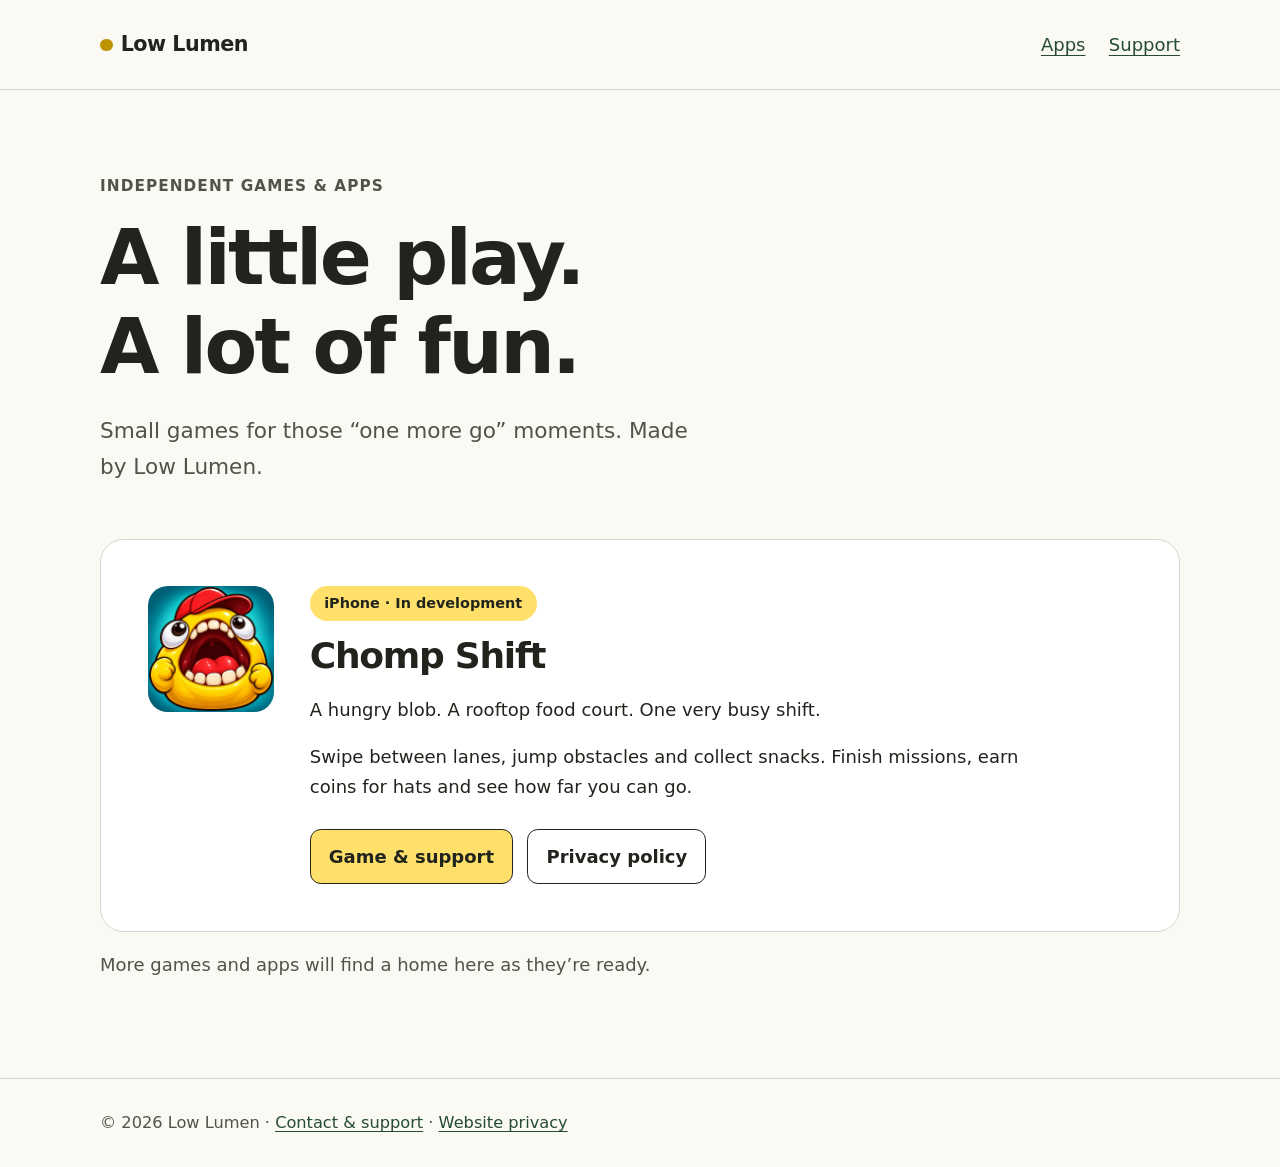
<file: index.html>
<!doctype html>
<html lang="en">
<head>
  <meta charset="utf-8">
  <meta name="viewport" content="width=device-width, initial-scale=1">
  <meta name="description" content="Games and apps by Low Lumen. Find Chomp Shift information, support and privacy details.">
  <title>Low Lumen — Games &amp; apps</title>
  <link rel="stylesheet" href="/styles.css">
</head>
<body>
  <a class="skip" href="#main">Skip to content</a>
  <header class="site-header"><div class="wrap header-inner">
    <a class="brand" href="/"><span aria-hidden="true"></span>Low Lumen</a>
    <nav aria-label="Main navigation"><a href="/#apps">Apps</a><a href="/chomp-shift/support/">Support</a></nav>
  </div></header>
  <main id="main" class="wrap">
    <p class="eyebrow">Independent games &amp; apps</p>
    <h1>A little play.<br>A lot of fun.</h1>
    <p class="lede">Small games for those “one more go” moments. Made by Low Lumen.</p>
    <article class="game-card" id="apps" aria-labelledby="chomp-title">
      <img class="game-icon" src="/assets/chomp-shift.png" width="126" height="126" alt="Chomp Shift's yellow blob character">
      <div>
        <span class="badge">iPhone · In development</span>
        <h2 id="chomp-title">Chomp Shift</h2>
        <p>A hungry blob. A rooftop food court. One very busy shift.</p>
        <p>Swipe between lanes, jump obstacles and collect snacks. Finish missions, earn coins for hats and see how far you can go.</p>
        <div class="links"><a class="button primary" href="/chomp-shift/support/">Game &amp; support</a><a class="button" href="/chomp-shift/privacy/">Privacy policy</a></div>
      </div>
    </article>
    <p class="muted">More games and apps will find a home here as they’re ready.</p>
  </main>
  <footer><div class="wrap"><p>© 2026 Low Lumen · <a href="/chomp-shift/support/">Contact &amp; support</a> · <a href="/chomp-shift/privacy/#website">Website privacy</a></p></div></footer>
</body>
</html>
</file>
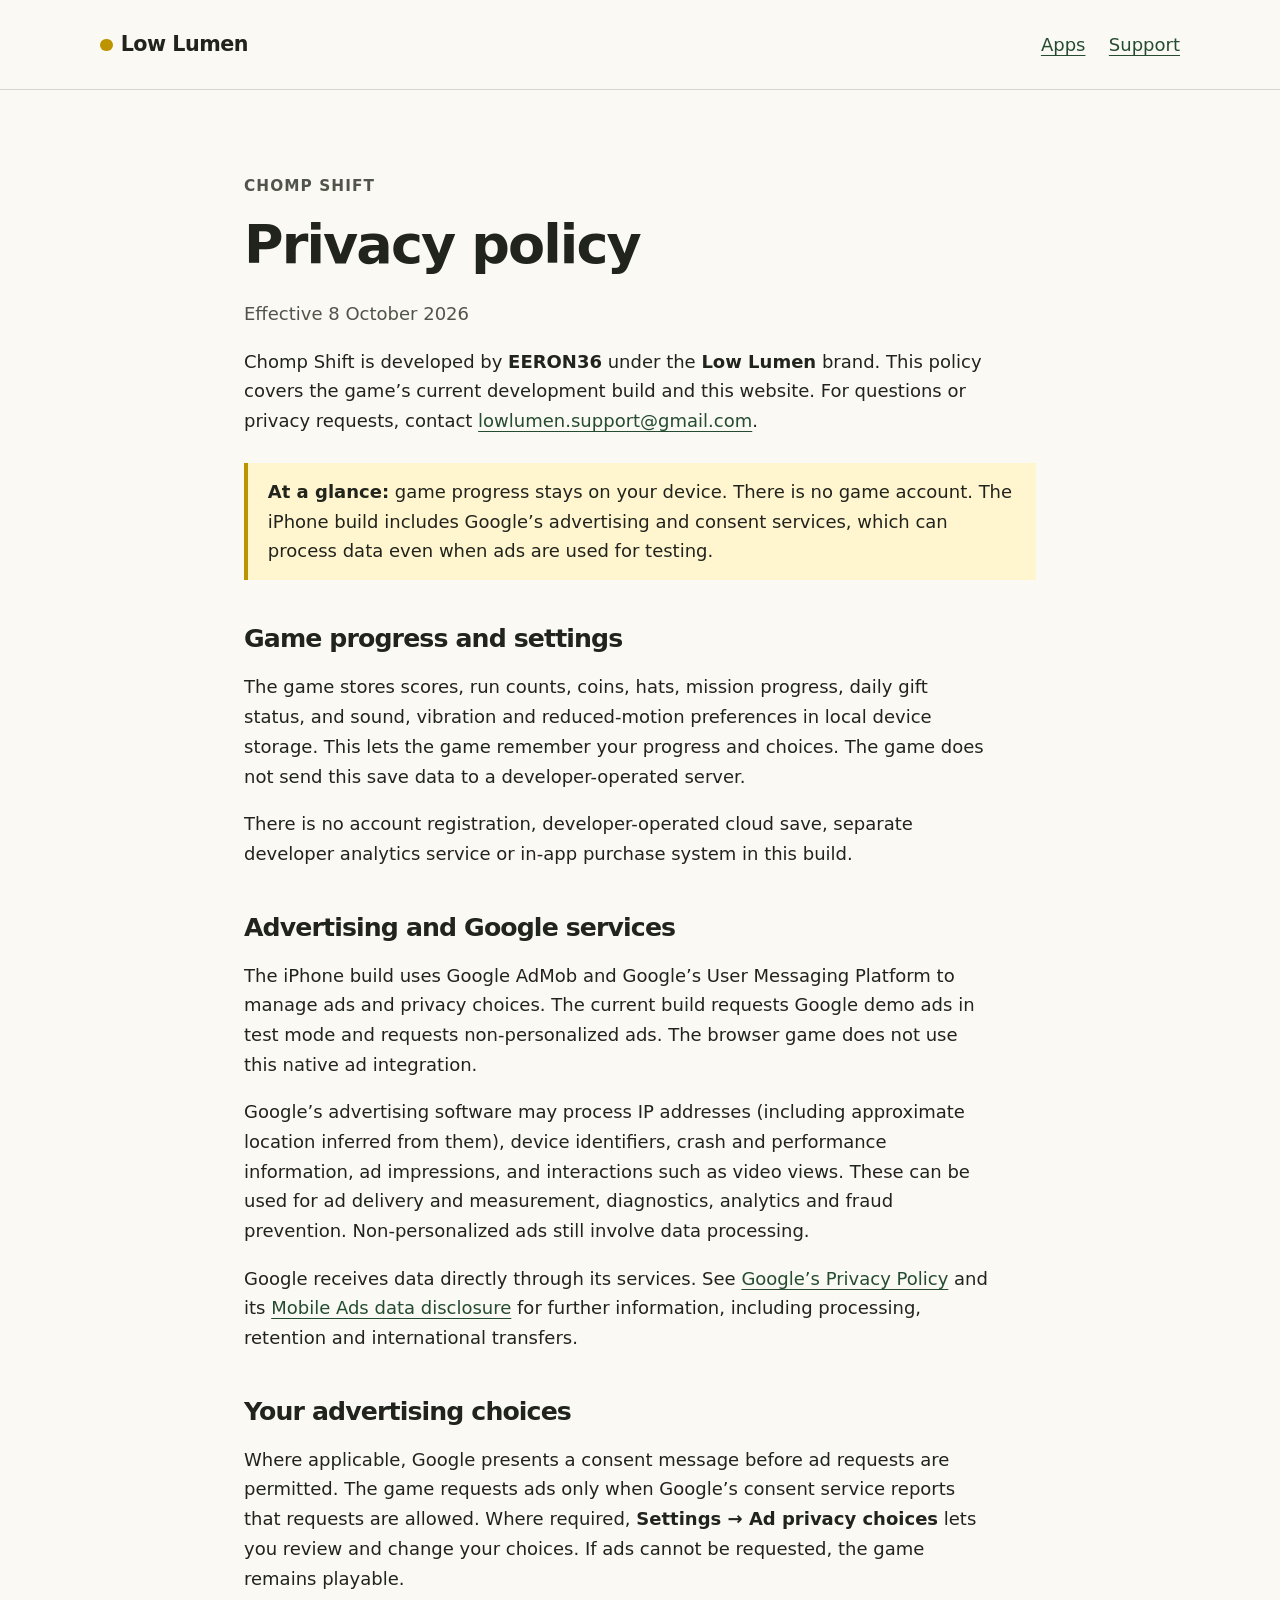
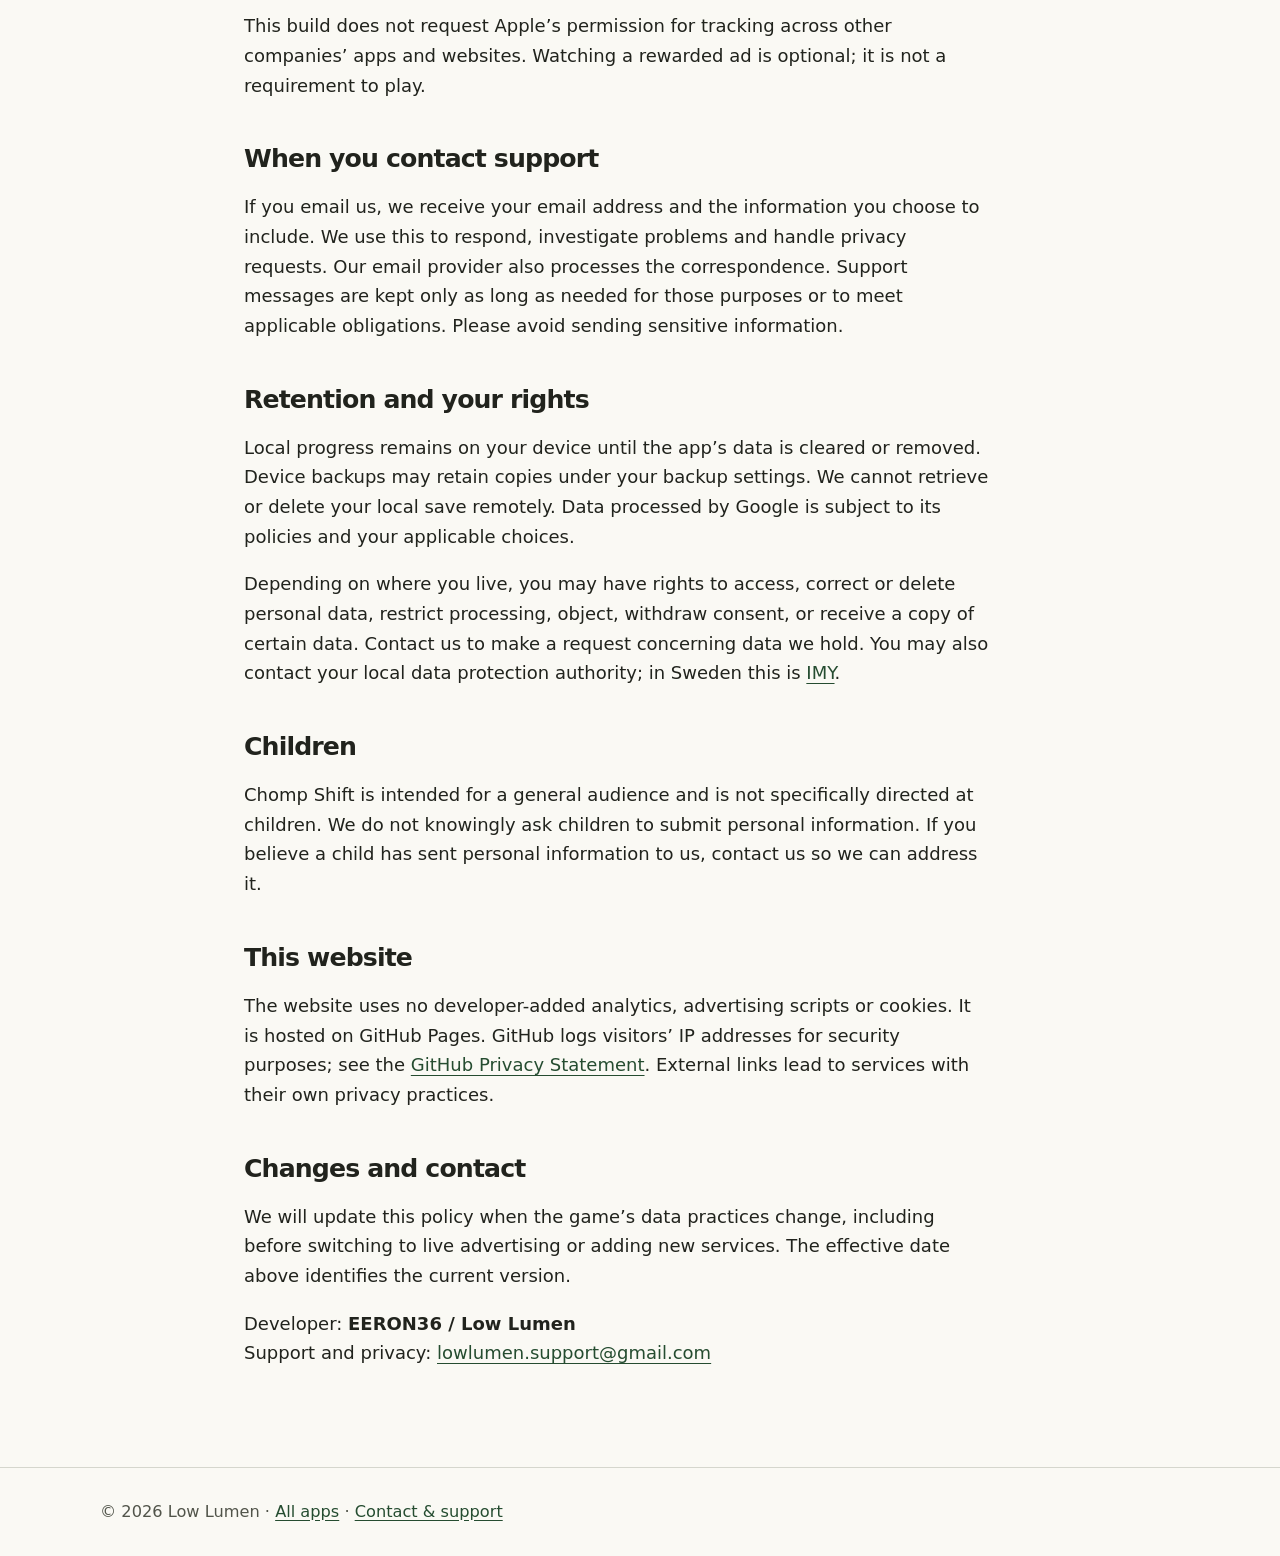
<file: chomp-shift/privacy/index.html>
<!doctype html>
<html lang="en">
<head>
  <meta charset="utf-8">
  <meta name="viewport" content="width=device-width, initial-scale=1">
  <meta name="description" content="How Chomp Shift handles local game progress, advertising, privacy choices and support messages.">
  <title>Chomp Shift privacy policy — Low Lumen</title>
  <link rel="stylesheet" href="/styles.css">
</head>
<body>
  <a class="skip" href="#main">Skip to content</a>
  <header class="site-header"><div class="wrap header-inner"><a class="brand" href="/"><span aria-hidden="true"></span>Low Lumen</a><nav aria-label="Main navigation"><a href="/">Apps</a><a href="/chomp-shift/support/">Support</a></nav></div></header>
  <main id="main" class="wrap prose">
    <p class="eyebrow">Chomp Shift</p>
    <h1>Privacy policy</h1>
    <p class="updated">Effective 8 October 2026</p>
    <p>Chomp Shift is developed by <strong>EERON36</strong> under the <strong>Low Lumen</strong> brand. This policy covers the game’s current development build and this website. For questions or privacy requests, contact <a href="mailto:lowlumen.support@gmail.com">lowlumen.support@gmail.com</a>.</p>
    <div class="note"><p><strong>At a glance:</strong> game progress stays on your device. There is no game account. The iPhone build includes Google’s advertising and consent services, which can process data even when ads are used for testing.</p></div>
    <h2>Game progress and settings</h2>
    <p>The game stores scores, run counts, coins, hats, mission progress, daily gift status, and sound, vibration and reduced-motion preferences in local device storage. This lets the game remember your progress and choices. The game does not send this save data to a developer-operated server.</p>
    <p>There is no account registration, developer-operated cloud save, separate developer analytics service or in-app purchase system in this build.</p>
    <h2>Advertising and Google services</h2>
    <p>The iPhone build uses Google AdMob and Google’s User Messaging Platform to manage ads and privacy choices. The current build requests Google demo ads in test mode and requests non-personalized ads. The browser game does not use this native ad integration.</p>
    <p>Google’s advertising software may process IP addresses (including approximate location inferred from them), device identifiers, crash and performance information, ad impressions, and interactions such as video views. These can be used for ad delivery and measurement, diagnostics, analytics and fraud prevention. Non-personalized ads still involve data processing.</p>
    <p>Google receives data directly through its services. See <a href="https://policies.google.com/privacy">Google’s Privacy Policy</a> and its <a href="https://developers.google.com/admob/ios/privacy/data-disclosure">Mobile Ads data disclosure</a> for further information, including processing, retention and international transfers.</p>
    <h2>Your advertising choices</h2>
    <p>Where applicable, Google presents a consent message before ad requests are permitted. The game requests ads only when Google’s consent service reports that requests are allowed. Where required, <strong>Settings → Ad privacy choices</strong> lets you review and change your choices. If ads cannot be requested, the game remains playable.</p>
    <p>This build does not request Apple’s permission for tracking across other companies’ apps and websites. Watching a rewarded ad is optional; it is not a requirement to play.</p>
    <h2>When you contact support</h2>
    <p>If you email us, we receive your email address and the information you choose to include. We use this to respond, investigate problems and handle privacy requests. Our email provider also processes the correspondence. Support messages are kept only as long as needed for those purposes or to meet applicable obligations. Please avoid sending sensitive information.</p>
    <h2>Retention and your rights</h2>
    <p>Local progress remains on your device until the app’s data is cleared or removed. Device backups may retain copies under your backup settings. We cannot retrieve or delete your local save remotely. Data processed by Google is subject to its policies and your applicable choices.</p>
    <p>Depending on where you live, you may have rights to access, correct or delete personal data, restrict processing, object, withdraw consent, or receive a copy of certain data. Contact us to make a request concerning data we hold. You may also contact your local data protection authority; in Sweden this is <a href="https://www.imy.se/en/">IMY</a>.</p>
    <h2>Children</h2>
    <p>Chomp Shift is intended for a general audience and is not specifically directed at children. We do not knowingly ask children to submit personal information. If you believe a child has sent personal information to us, contact us so we can address it.</p>
    <h2 id="website">This website</h2>
    <p>The website uses no developer-added analytics, advertising scripts or cookies. It is hosted on GitHub Pages. GitHub logs visitors’ IP addresses for security purposes; see the <a href="https://docs.github.com/en/site-policy/privacy-policies/github-general-privacy-statement">GitHub Privacy Statement</a>. External links lead to services with their own privacy practices.</p>
    <h2>Changes and contact</h2>
    <p>We will update this policy when the game’s data practices change, including before switching to live advertising or adding new services. The effective date above identifies the current version.</p>
    <p>Developer: <strong>EERON36 / Low Lumen</strong><br>Support and privacy: <a href="mailto:lowlumen.support@gmail.com">lowlumen.support@gmail.com</a></p>
  </main>
  <footer><div class="wrap"><p>© 2026 Low Lumen · <a href="/">All apps</a> · <a href="/chomp-shift/support/">Contact &amp; support</a></p></div></footer>
</body>
</html>
</file>
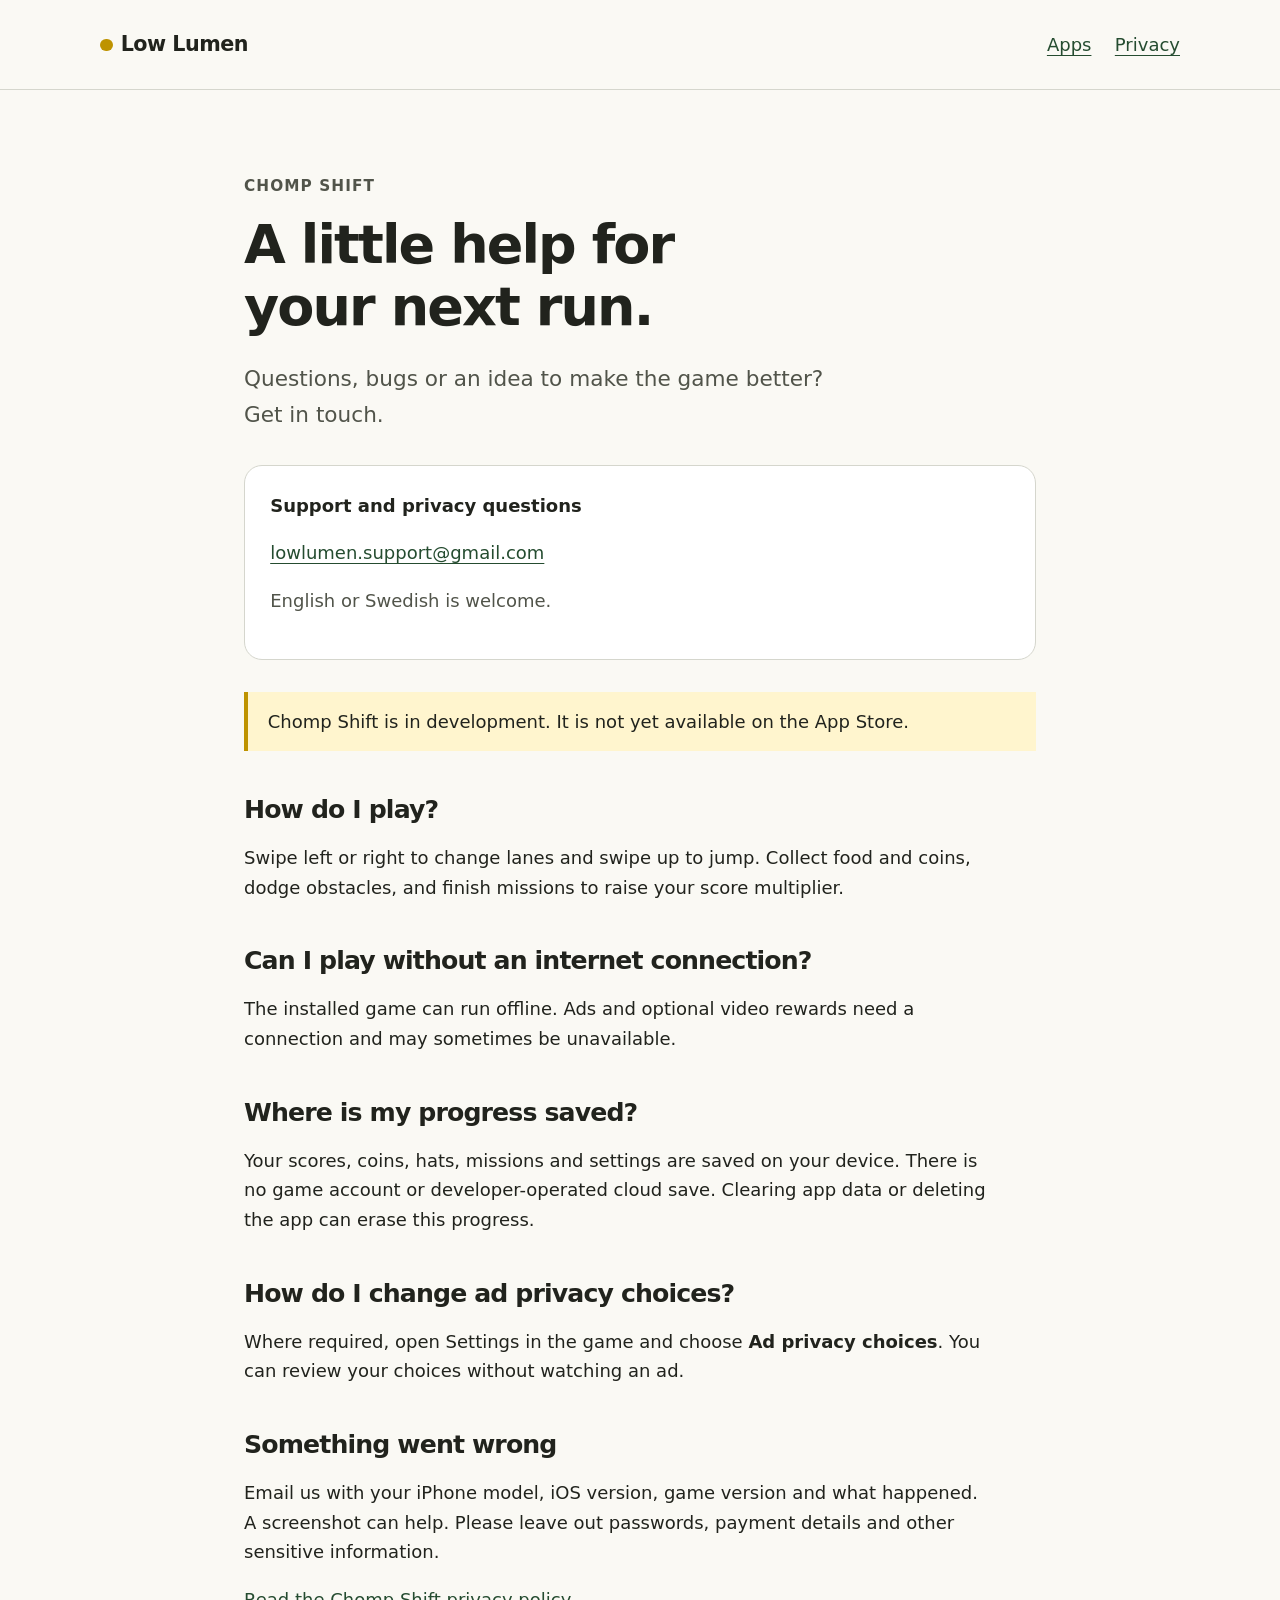
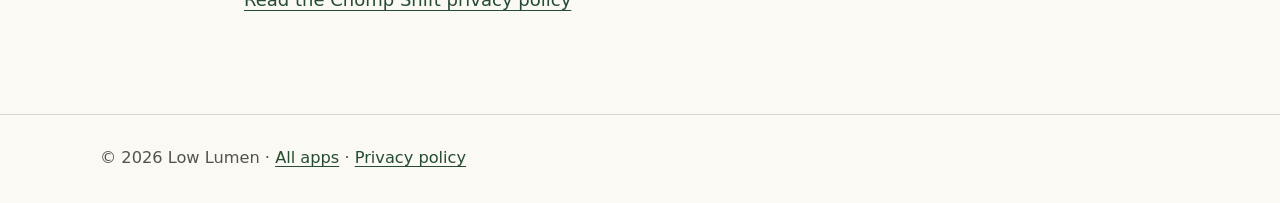
<file: chomp-shift/support/index.html>
<!doctype html>
<html lang="en">
<head>
  <meta charset="utf-8">
  <meta name="viewport" content="width=device-width, initial-scale=1">
  <meta name="description" content="Help and contact information for Chomp Shift, the iPhone rooftop runner by Low Lumen.">
  <title>Chomp Shift support — Low Lumen</title>
  <link rel="stylesheet" href="/styles.css">
</head>
<body>
  <a class="skip" href="#main">Skip to content</a>
  <header class="site-header"><div class="wrap header-inner"><a class="brand" href="/"><span aria-hidden="true"></span>Low Lumen</a><nav aria-label="Main navigation"><a href="/">Apps</a><a href="/chomp-shift/privacy/">Privacy</a></nav></div></header>
  <main id="main" class="wrap prose">
    <p class="eyebrow">Chomp Shift</p>
    <h1>A little help for your next run.</h1>
    <p class="lede">Questions, bugs or an idea to make the game better? Get in touch.</p>
    <div class="contact"><p><strong>Support and privacy questions</strong></p><a href="mailto:lowlumen.support@gmail.com">lowlumen.support@gmail.com</a><p class="muted">English or Swedish is welcome.</p></div>
    <div class="note"><p>Chomp Shift is in development. It is not yet available on the App Store.</p></div>
    <h2>How do I play?</h2>
    <p>Swipe left or right to change lanes and swipe up to jump. Collect food and coins, dodge obstacles, and finish missions to raise your score multiplier.</p>
    <h2>Can I play without an internet connection?</h2>
    <p>The installed game can run offline. Ads and optional video rewards need a connection and may sometimes be unavailable.</p>
    <h2>Where is my progress saved?</h2>
    <p>Your scores, coins, hats, missions and settings are saved on your device. There is no game account or developer-operated cloud save. Clearing app data or deleting the app can erase this progress.</p>
    <h2>How do I change ad privacy choices?</h2>
    <p>Where required, open Settings in the game and choose <strong>Ad privacy choices</strong>. You can review your choices without watching an ad.</p>
    <h2>Something went wrong</h2>
    <p>Email us with your iPhone model, iOS version, game version and what happened. A screenshot can help. Please leave out passwords, payment details and other sensitive information.</p>
    <p><a href="/chomp-shift/privacy/">Read the Chomp Shift privacy policy</a></p>
  </main>
  <footer><div class="wrap"><p>© 2026 Low Lumen · <a href="/">All apps</a> · <a href="/chomp-shift/privacy/">Privacy policy</a></p></div></footer>
</body>
</html>
</file>
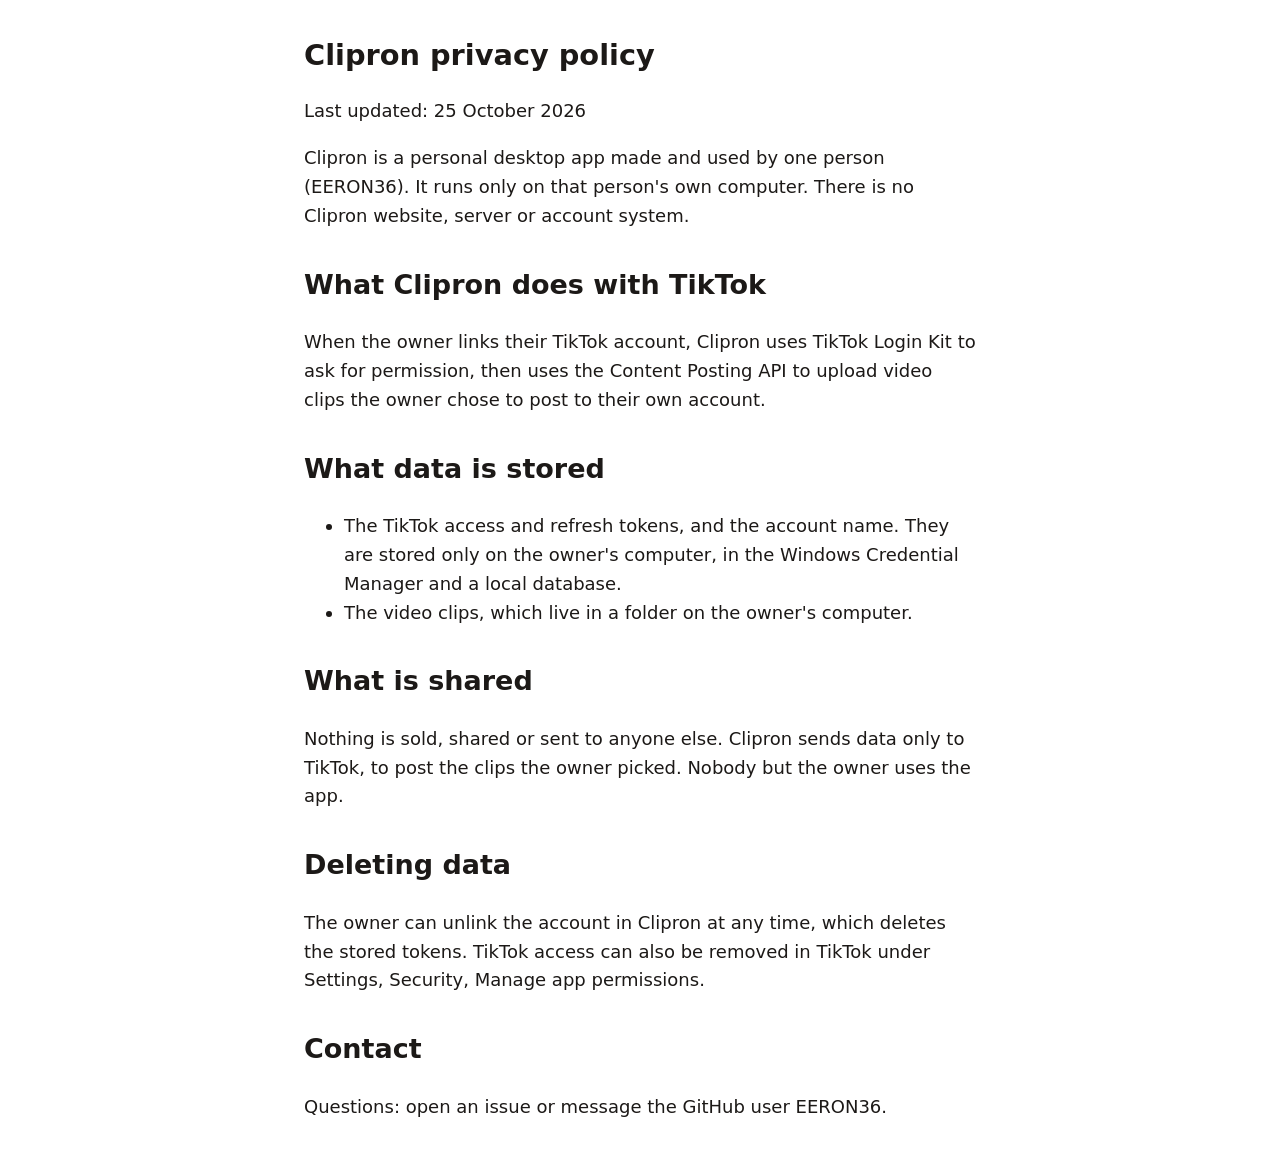
<file: clipron/privacy/index.html>
<!doctype html><html lang="en"><head><meta charset="utf-8"><meta name="viewport" content="width=device-width,initial-scale=1"><title>Clipron privacy policy</title><style>body{font:18px/1.6 system-ui,sans-serif;max-width:42rem;margin:2rem auto;padding:0 1rem;color:#1c1917}h1{font-size:1.8rem}h2{margin-top:2rem}a{color:#8a5a00}</style></head><body><h1>Clipron privacy policy</h1><p>Last updated: 25 October 2026</p><p>Clipron is a personal desktop app made and used by one person (EERON36). It runs only on that person&#x27;s own computer. There is no Clipron website, server or account system.</p><h2>What Clipron does with TikTok</h2><p>When the owner links their TikTok account, Clipron uses TikTok Login Kit to ask for permission, then uses the Content Posting API to upload video clips the owner chose to post to their own account.</p><h2>What data is stored</h2><ul><li>The TikTok access and refresh tokens, and the account name. They are stored only on the owner&#x27;s computer, in the Windows Credential Manager and a local database.</li><li>The video clips, which live in a folder on the owner&#x27;s computer.</li></ul><h2>What is shared</h2><p>Nothing is sold, shared or sent to anyone else. Clipron sends data only to TikTok, to post the clips the owner picked. Nobody but the owner uses the app.</p><h2>Deleting data</h2><p>The owner can unlink the account in Clipron at any time, which deletes the stored tokens. TikTok access can also be removed in TikTok under Settings, Security, Manage app permissions.</p><h2>Contact</h2><p>Questions: open an issue or message the GitHub user EERON36.</p></body></html>
</file>
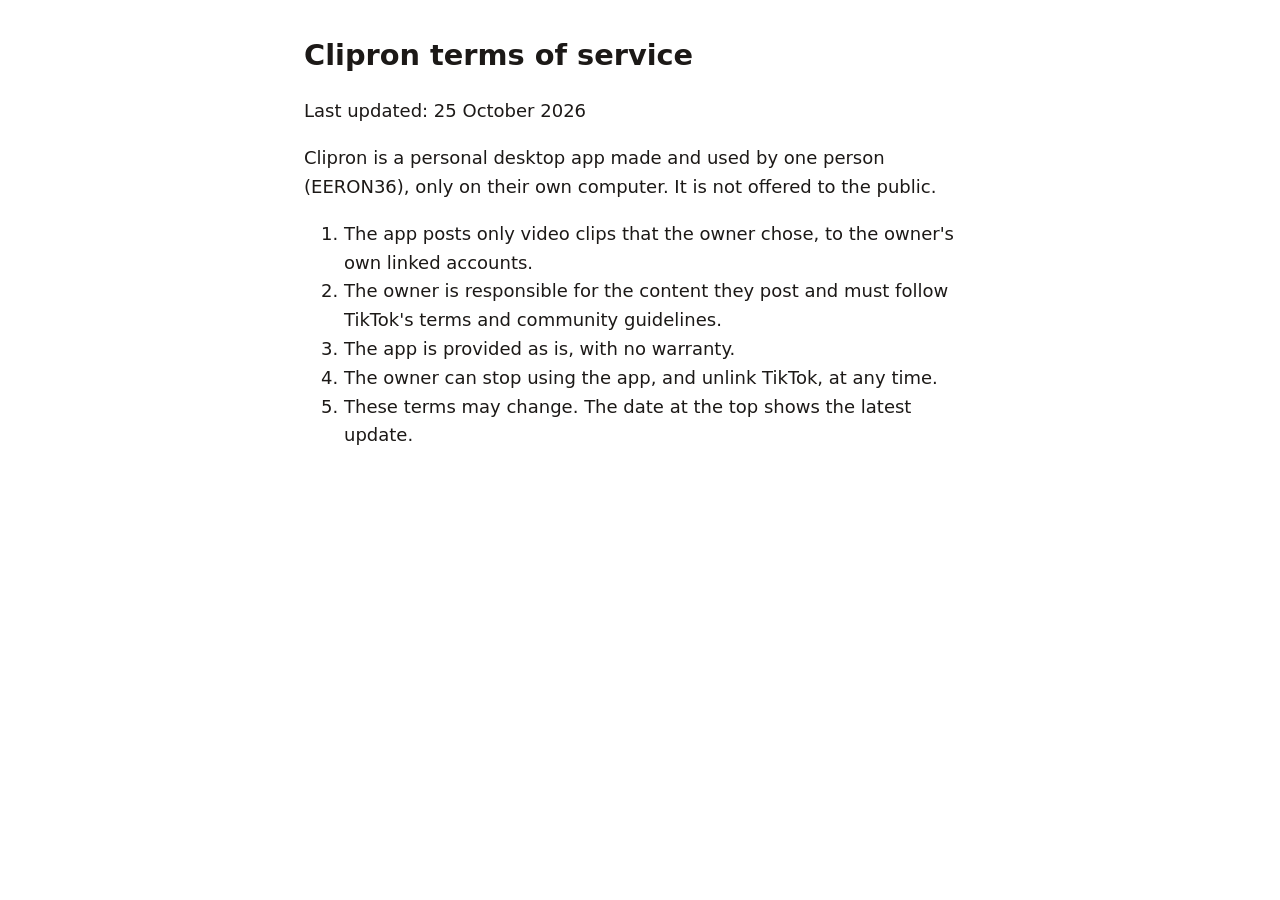
<file: clipron/terms/index.html>
<!doctype html><html lang="en"><head><meta charset="utf-8"><meta name="viewport" content="width=device-width,initial-scale=1"><title>Clipron terms of service</title><style>body{font:18px/1.6 system-ui,sans-serif;max-width:42rem;margin:2rem auto;padding:0 1rem;color:#1c1917}h1{font-size:1.8rem}h2{margin-top:2rem}a{color:#8a5a00}</style></head><body><h1>Clipron terms of service</h1><p>Last updated: 25 October 2026</p><p>Clipron is a personal desktop app made and used by one person (EERON36), only on their own computer. It is not offered to the public.</p><ol><li>The app posts only video clips that the owner chose, to the owner&#x27;s own linked accounts.</li><li>The owner is responsible for the content they post and must follow TikTok&#x27;s terms and community guidelines.</li><li>The app is provided as is, with no warranty.</li><li>The owner can stop using the app, and unlink TikTok, at any time.</li><li>These terms may change. The date at the top shows the latest update.</li></ol></body></html>
</file>
<file: styles.css>
:root { color-scheme: light; --ink: #21231d; --muted: #51544a; --paper: #faf9f4; --yellow: #ffe06b; --line: #d5d6cd; }
* { box-sizing: border-box; }
html { font-size: 112.5%; scroll-padding-top: 1rem; }
body { margin: 0; background: var(--paper); color: var(--ink); font-family: system-ui, -apple-system, BlinkMacSystemFont, "Segoe UI", sans-serif; line-height: 1.65; overflow-wrap: anywhere; }
a { color: #254c30; text-underline-offset: .2em; overflow-wrap: anywhere; }
a:hover { text-decoration-thickness: .15em; }
:focus-visible { outline: 3px solid #254c30; outline-offset: 5px; }
.skip { position: absolute; left: 1rem; top: -8rem; padding: .6rem 1rem; background: var(--yellow); z-index: 2; }
.skip:focus { top: 1rem; }
.wrap { width: min(100% - 2.5rem, 60rem); margin-inline: auto; }
.site-header { border-bottom: 1px solid var(--line); }
.header-inner { display: flex; gap: 1rem 2rem; align-items: center; justify-content: space-between; flex-wrap: wrap; padding-block: 1.3rem; }
.brand { color: var(--ink); font-size: 1.15rem; font-weight: 850; text-decoration: none; letter-spacing: -.025em; }
.brand span { display: inline-block; width: .7rem; height: .7rem; border-radius: 50%; background: #be9300; margin-right: .45rem; }
nav { display: flex; flex-wrap: wrap; gap: .3rem 1.3rem; }
nav a { padding-block: .35rem; }
main { padding-block: 3.8rem 4.5rem; }
.eyebrow { color: var(--muted); font-size: .85rem; font-weight: 750; letter-spacing: .07em; text-transform: uppercase; }
h1, h2, h3 { line-height: 1.15; letter-spacing: -.035em; text-wrap: balance; }
h1 { font-size: clamp(2.2rem, 6vw, 4.4rem); max-width: 15ch; margin: .75rem 0 1.25rem; }
h2 { font-size: 1.7rem; margin: 2.5rem 0 .9rem; }
h3 { font-size: 1.3rem; margin-bottom: .6rem; }
p { max-width: 65ch; }
.lede { color: var(--muted); font-size: 1.2rem; max-width: 44ch; }
.game-card { background: white; border: 1px solid var(--line); border-radius: 1.3rem; margin-top: 3rem; padding: clamp(1.4rem, 4vw, 2.6rem); display: grid; grid-template-columns: 7rem minmax(0, 1fr); gap: 2rem; align-items: start; }
.game-card h2 { margin: .8rem 0; font-size: 2rem; }
.game-icon { width: 100%; height: auto; border-radius: 1.1rem; }
.badge { background: var(--yellow); font-size: .8rem; font-weight: 750; border-radius: 2rem; padding: .3rem .8rem; display: inline-block; }
.links { display: flex; flex-wrap: wrap; gap: .8rem; margin-top: 1.5rem; }
.button { display: inline-block; padding: .65rem 1rem; min-height: 2.75rem; border: 1px solid var(--ink); border-radius: .6rem; color: var(--ink); font-weight: 650; text-decoration: none; }
.button.primary { background: var(--yellow); }
.button:hover { background: #f0eedf; }
.prose { max-width: 44rem; }
.prose h1 { font-size: clamp(2rem, 5vw, 3rem); max-width: 24ch; }
.prose h2 { font-size: 1.4rem; }
.note { border-left: 4px solid #be9300; padding: .8rem 1.1rem; background: #fff5ce; margin-block: 1.5rem; }
.note p { margin: 0; }
.muted, .updated { color: var(--muted); }
.contact { background: white; border: 1px solid var(--line); border-radius: 1rem; padding: 1.4rem; margin-block: 1.8rem; }
.contact p:first-child { margin-top: 0; }
li { padding-left: .3rem; margin-block: .5rem; }
footer { border-top: 1px solid var(--line); color: var(--muted); padding-block: 1.7rem; }
footer p { margin: 0; font-size: .9rem; }
@media (max-width: 40rem) { .wrap { width: calc(100% - 2rem); } main { padding-block: 2.5rem 3rem; } .game-card { grid-template-columns: minmax(0, 1fr); gap: 1rem; } .game-icon { width: 5rem; } .links { flex-direction: column; align-items: stretch; } .button { text-align: center; } }
</file>
